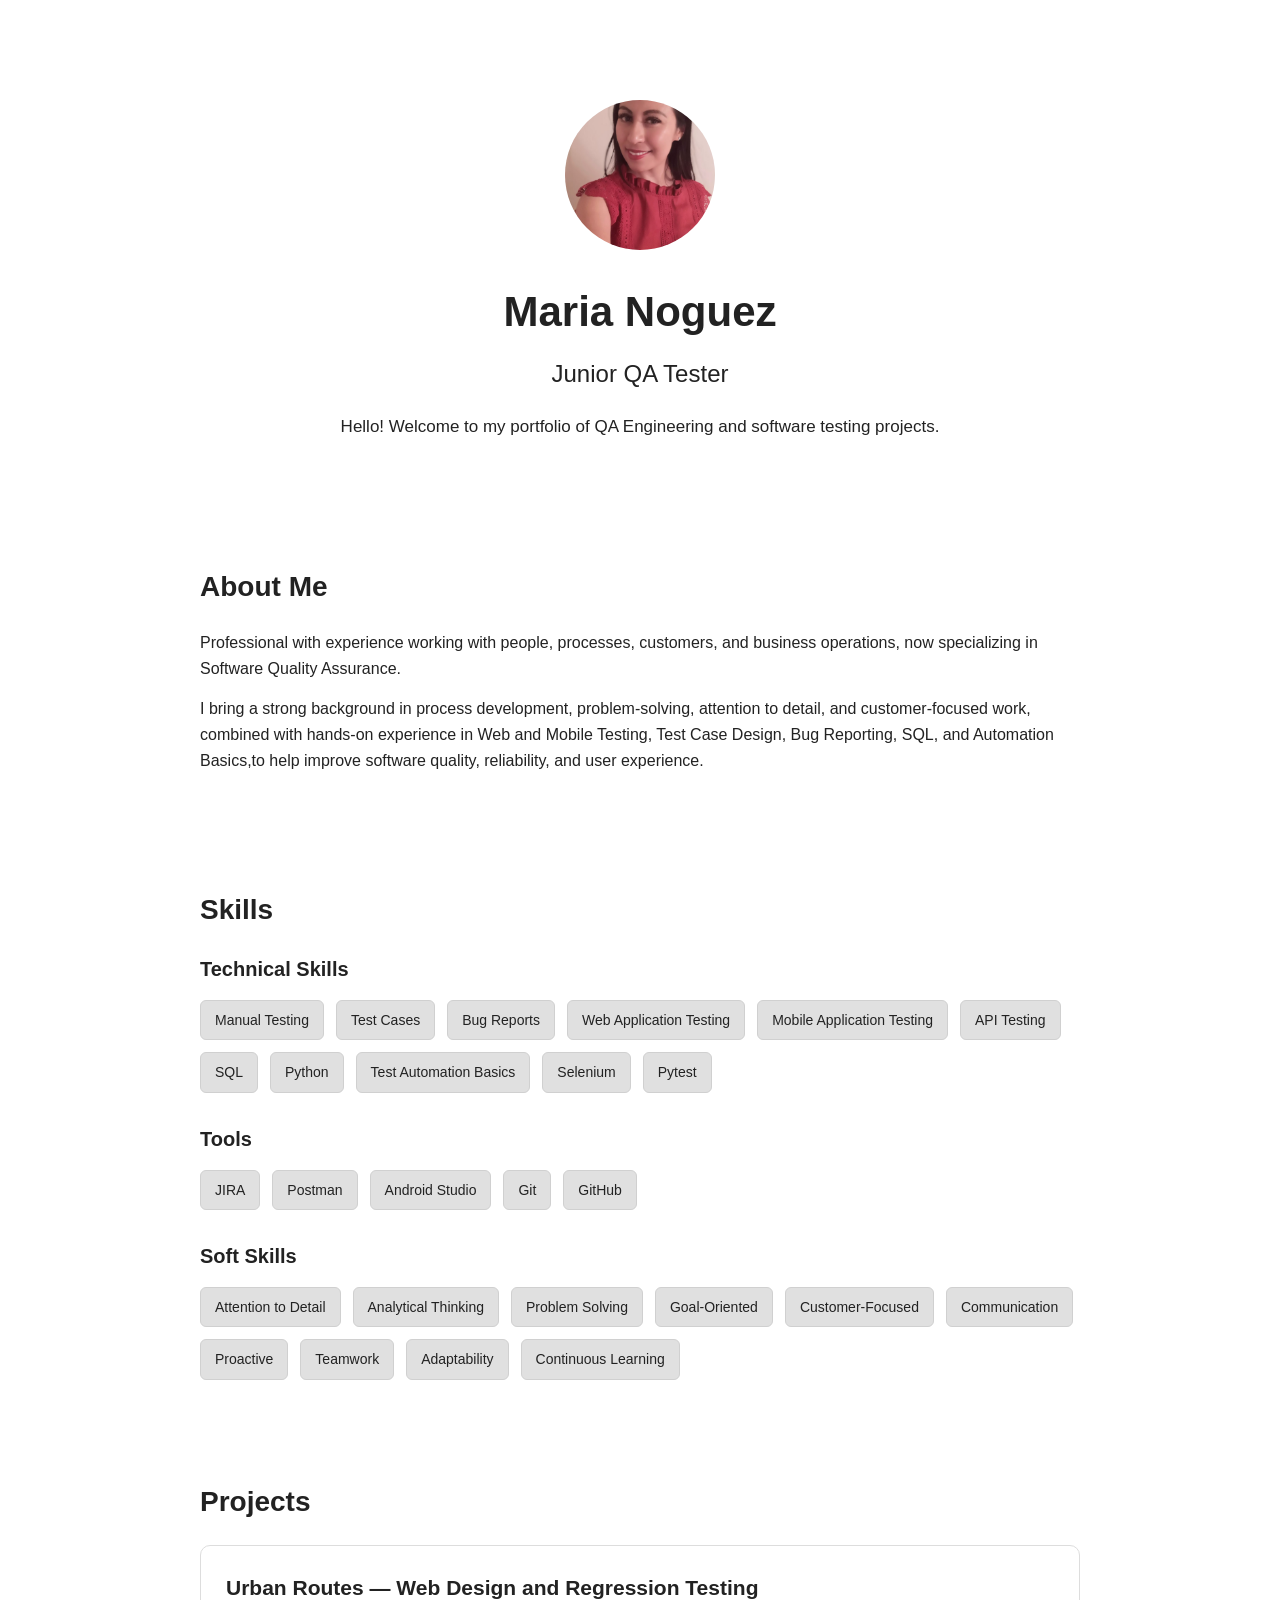
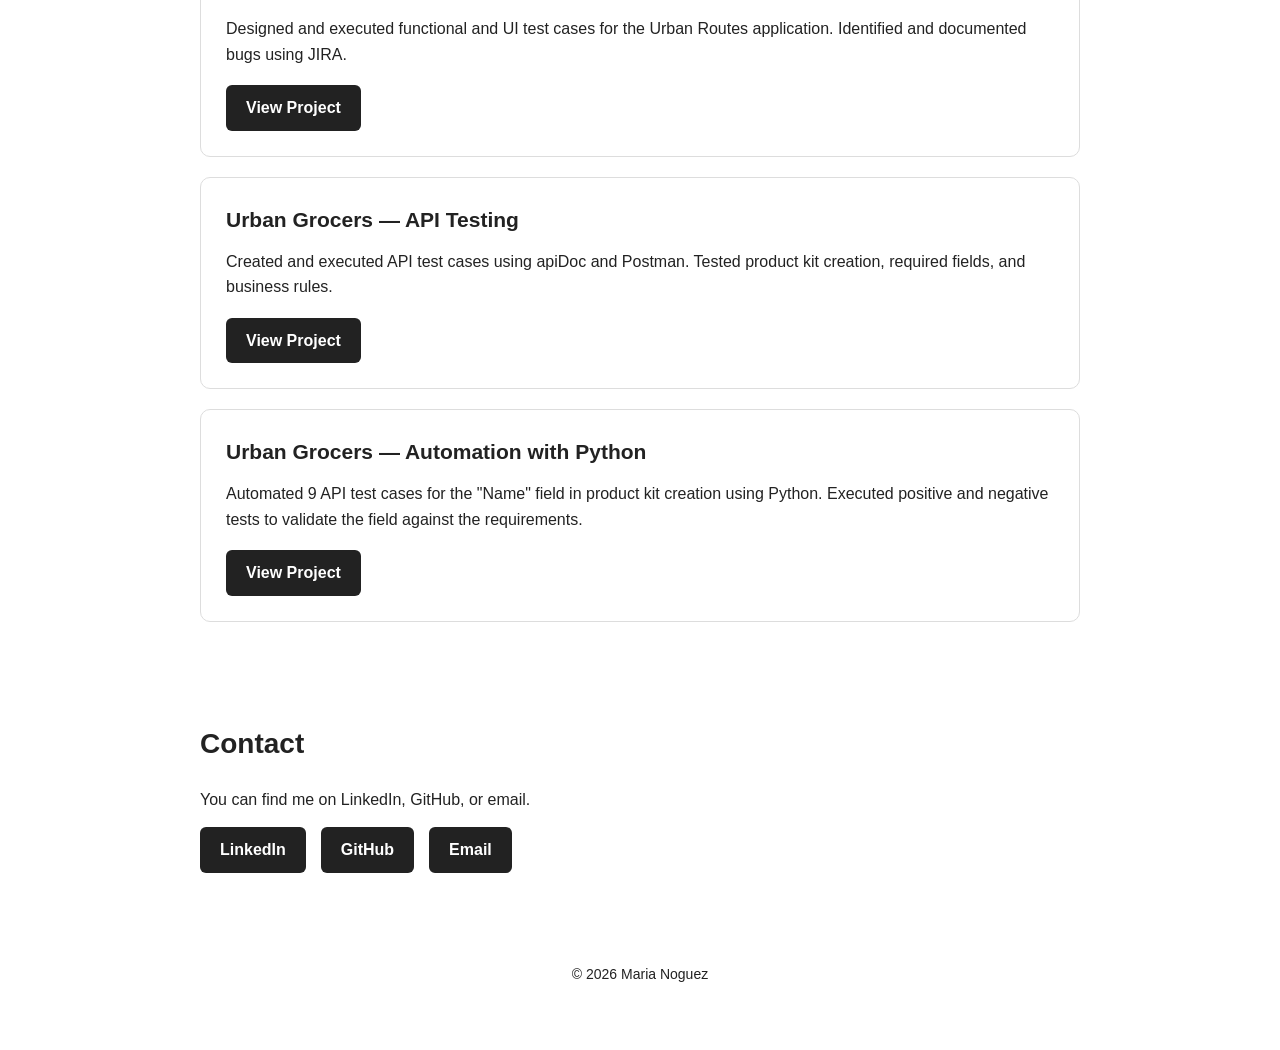
<file: index.html>
<!DOCTYPE html>
<html lang="en">

<head>
    <meta charset="UTF-8">
    <meta name="viewport" content="width=device-width, initial-scale=1.0">
    <title>Maria Noguez | QA Tester</title>
    <link rel="stylesheet" href="style.css">
</head>

<body>

    <div class="container">

        <header class="centered-header">
    <img src="PROFILE.JPG.jpeg" alt="Maria Noguez" class="profile-photo">

    <h1>Maria Noguez</h1>

    <h2>Junior QA Tester</h2>

    <p>
        Hello! Welcome to my portfolio of QA Engineering
        and software testing projects.
    </p>
</header>

        <main>

            <!-- About Me -->
            <section class="section">
                <h2>About Me</h2>

                <p>
                    Professional with experience working with people,
                    processes, customers, and business operations, now
                    specializing in Software Quality Assurance.
                </p>

                <p>
                    I bring a strong background in process development,
                    problem-solving, attention to detail, and customer-focused 
                    work, combined with hands-on experience in Web and Mobile
                    Testing, Test Case Design, Bug Reporting, SQL, and Automation
                    Basics,to help improve software quality, reliability, and user experience.
                </p>
            </section>


<!-- Skills -->

<section class="section">

    <h2>Skills</h2>

    <div class="skill-category">

        <h3>Technical Skills</h3>

        <div class="skills">
            <span>Manual Testing</span>
            <span>Test Cases</span>
            <span>Bug Reports</span>
            <span>Web Application Testing</span>
            <span>Mobile Application Testing</span>
            <span>API Testing</span>
            <span>SQL</span>
            <span>Python</span>
            <span>Test Automation Basics</span>
            <span>Selenium</span>
            <span>Pytest</span>
        </div>

    </div>


    <div class="skill-category">

        <h3>Tools</h3>

        <div class="skills">
            <span>JIRA</span>
            <span>Postman</span>
            <span>Android Studio</span>
            <span>Git</span>
            <span>GitHub</span>
        </div>

    </div>


    <div class="skill-category">

        <h3>Soft Skills</h3>

        <div class="skills">
            <span>Attention to Detail</span>
            <span>Analytical Thinking</span>
            <span>Problem Solving</span>
            <span>Goal-Oriented</span>
            <span>Customer-Focused</span>
            <span>Communication</span>
            <span>Proactive</span>
            <span>Teamwork</span>
            <span>Adaptability</span>
            <span>Continuous Learning</span>
        </div>

    </div>
    
</section>


            <!-- Projects -->
            <section class="section">

                <h2>Projects</h2>


                <!-- Project 1 -->
<article class="project">
    <h3>Urban Routes — Web Design and Regression Testing</h3>

    <p>
        Designed and executed functional and UI test cases
        for the Urban Routes application. Identified and
        documented bugs using JIRA.
    </p>

    <a href="project-1.html">
        View Project
    </a>
</article>


                <!-- Project 2 -->
                <article class="project">

                    <h3>Urban Grocers — API Testing</h3>

                    <p>
                        Created and executed API test cases using apiDoc
                        and Postman. Tested product kit creation,
                        required fields, and business rules.
                    </p>

                    <a href="project-2.html">
                      View Project
                     </a>

                </article>


                <!-- Project 3 -->
               <article class="project">

    <h3>Urban Grocers — Automation with Python</h3>

    <p>
        Automated 9 API test cases for the "Name" field in product kit
        creation using Python. Executed positive and negative tests
        to validate the field against the requirements.
    </p>

    <a href="project-3.html">
        View Project
    </a>

</article>

            </section>


            <!-- Contact -->
            <section class="section">

                <h2>Contact</h2>

               <p>
        You can find me on LinkedIn, GitHub, or email.
    </p>

    <div class="contact-buttons">

        <a href="https://www.linkedin.com/in/maria-noguez-b1398440a/" target="_blank">
            LinkedIn
        </a>

        <a href="https://github.com/mariaestra33" target="_blank">
            GitHub
        </a>

        <a href="noguez.maria33@gmail.com" target="_blank">
            Email
        </a>

    </div>
</section>

        </main>

        <footer>
            <p>
                © 2026 Maria Noguez
            </p>
        </footer>

    </div>

</body>

</html>
</file>
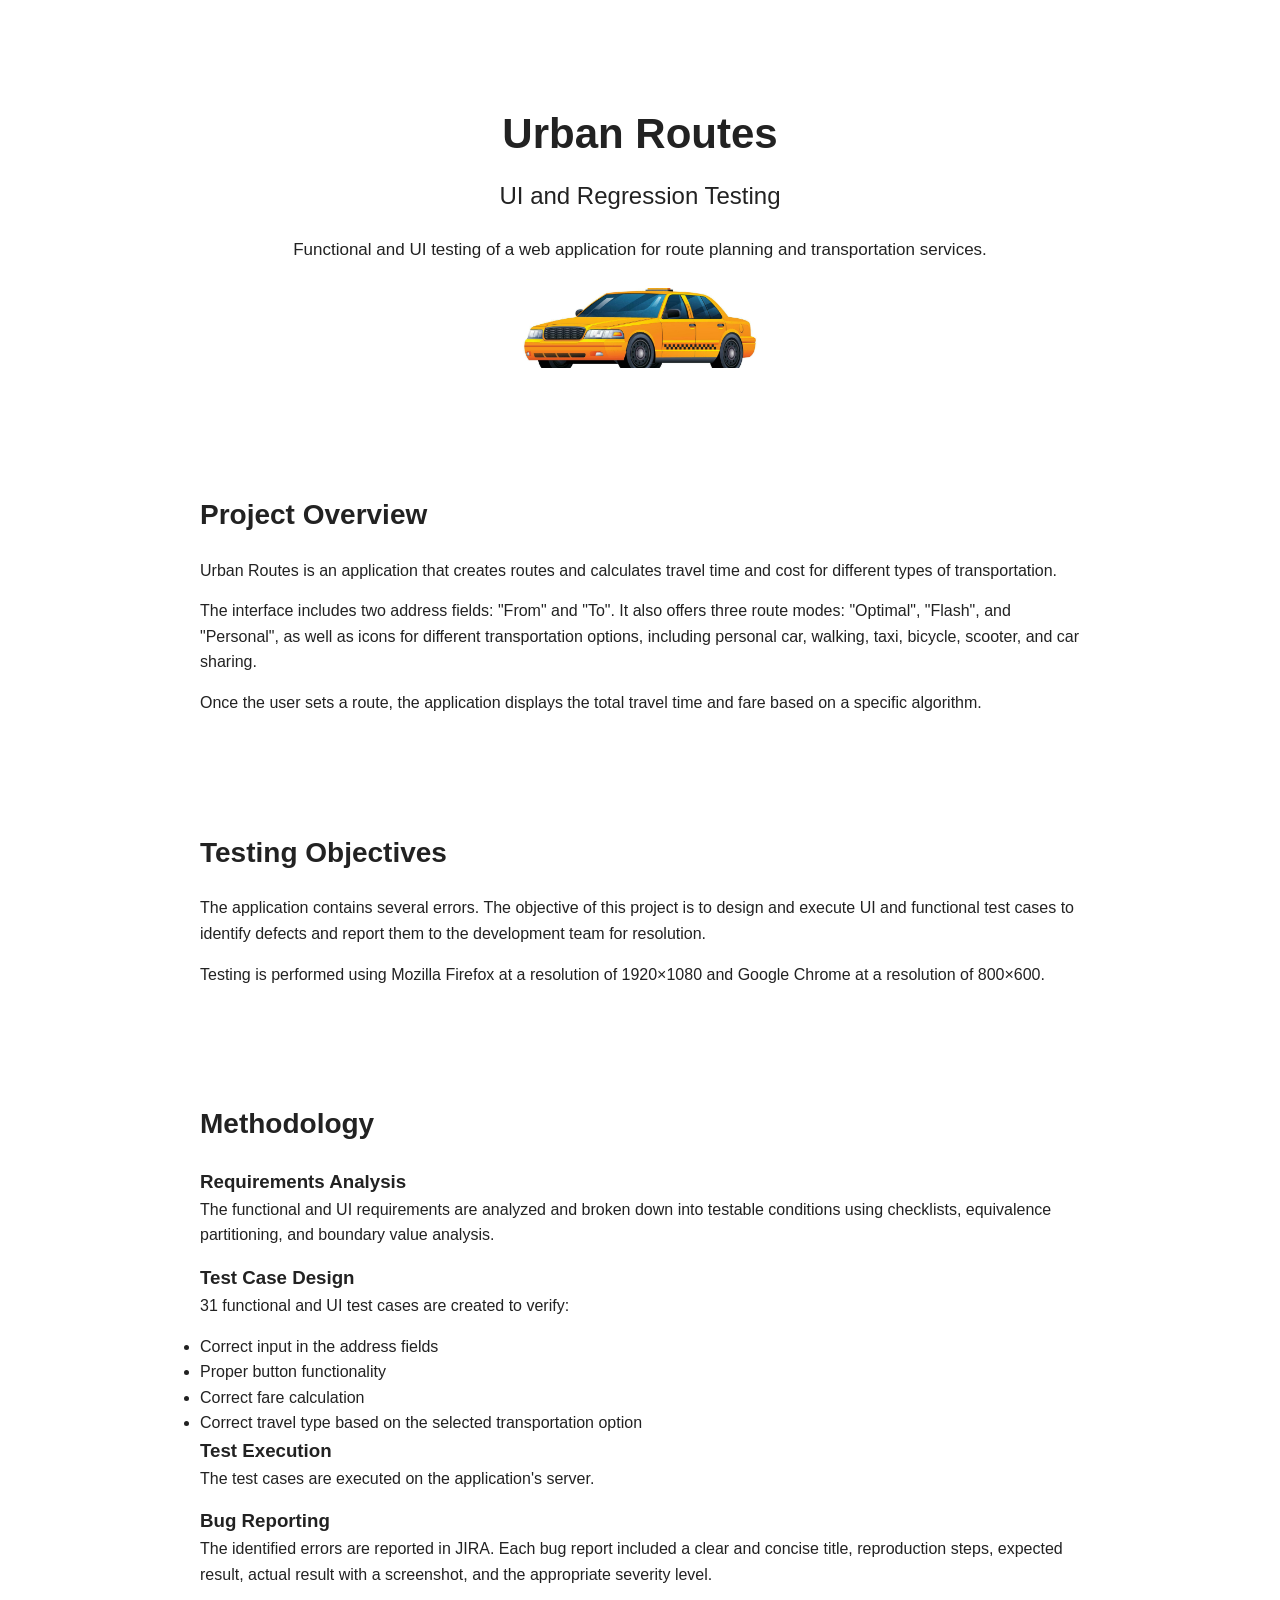
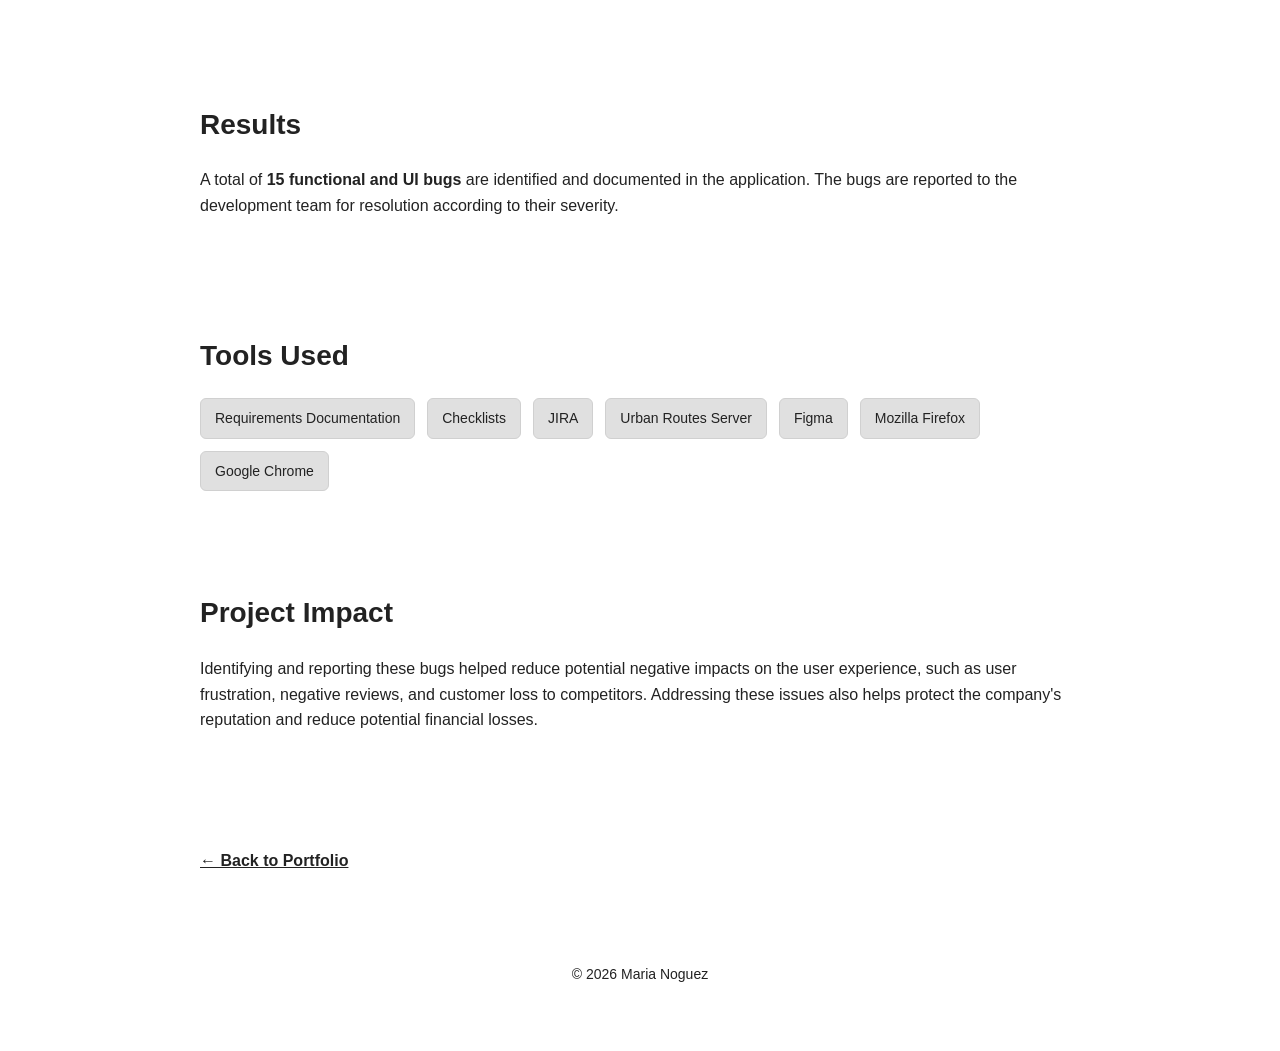
<file: project-1.html>
<!DOCTYPE html>
<html lang="en">

<head>
    <meta charset="UTF-8">
    <meta name="viewport" content="width=device-width, initial-scale=1.0">

    <title>Urban Routes | Web Design and Regression Testing</title>

    <link rel="stylesheet" href="style.css">
</head>

<body>

    <div class="container">

        <header class="centered-header">
    <h1>Urban Routes</h1>

    <h2>UI and Regression Testing</h2>

    <p>
        Functional and UI testing of a web application
        for route planning and transportation services.
    </p>

    <img src="urban-routes-taxi.jpg"
         alt="Taxi used in the Urban Routes application"
         class="project-image">
</header>

        <main>

            <!-- Project Overview -->
            <section class="section">

                <h2>Project Overview</h2>

                <p>
                    Urban Routes is an application that creates routes
                    and calculates travel time and cost for different
                    types of transportation.
                </p>

                <p>
                    The interface includes two address fields:
                    "From" and "To". It also offers three route modes:
                    "Optimal", "Flash", and "Personal", as well as icons
                    for different transportation options, including
                    personal car, walking, taxi, bicycle, scooter,
                    and car sharing.
                </p>

                <p>
                    Once the user sets a route, the application displays
                    the total travel time and fare based on a specific
                    algorithm.
                </p>

            </section>


            <!-- Testing Objectives -->
            <section class="section">

                <h2>Testing Objectives</h2>

                <p>
                    The application contains several errors.
                    The objective of this project is to design and
                    execute UI and functional test cases to identify
                    defects and report them to the development team
                    for resolution.
                </p>

                <p>
                    Testing is performed using Mozilla Firefox at a
                    resolution of 1920×1080 and Google Chrome at a
                    resolution of 800×600.
                </p>

            </section>


            <!-- Methodology -->
            <section class="section">

                <h2>Methodology</h2>

                <h3>Requirements Analysis</h3>

                <p>
                    The functional and UI requirements are analyzed
                    and broken down into testable conditions using
                    checklists, equivalence partitioning, and
                    boundary value analysis.
                </p>


                <h3>Test Case Design</h3>

                <p>
                    31 functional and UI test cases are created
                    to verify:
                </p>

                <ul>
                    <li>Correct input in the address fields</li>
                    <li>Proper button functionality</li>
                    <li>Correct fare calculation</li>
                    <li>
                        Correct travel type based on the selected
                        transportation option
                    </li>
                </ul>


                <h3>Test Execution</h3>

                <p>
                    The test cases are executed on the application's
                    server.
                </p>


                <h3>Bug Reporting</h3>

                <p>
                    The identified errors are reported in JIRA.
                    Each bug report included a clear and concise title,
                    reproduction steps, expected result, actual result with 
                    a screenshot, and the appropriate severity level.
                </p>

            </section>


            <!-- Results -->
            <section class="section">

                <h2>Results</h2>

                <p>
                    A total of <strong>15 functional and UI bugs</strong>
                    are identified and documented in the application.
                    The bugs are reported to the development team
                    for resolution according to their severity.
                </p>

            </section>


            <!-- Tools -->
            <section class="section">

                <h2>Tools Used</h2>

                <div class="skills">

                    <span>Requirements Documentation</span>
                    <span>Checklists</span>
                    <span>JIRA</span>
                    <span>Urban Routes Server</span>
                    <span>Figma</span>
                    <span>Mozilla Firefox</span>
                    <span>Google Chrome</span>

                </div>

            </section>


            <!-- Project Impact -->
            <section class="section">

                <h2>Project Impact</h2>

                <p>
                    Identifying and reporting these bugs helped
                    reduce potential negative impacts on the user
                    experience, such as user frustration, negative
                    reviews, and customer loss to competitors.
                    Addressing these issues also helps protect the
                    company's reputation and reduce potential
                    financial losses.
                </p>

            </section>


            <!-- Back to Portfolio -->
            <section class="section">

                <a href="index.html" class="back-button">
                    ← Back to Portfolio
                </a>

            </section>

        </main>

        <footer>
            <p>
                © 2026 Maria Noguez
            </p>
        </footer>

    </div>

</body>

</html>
</file>
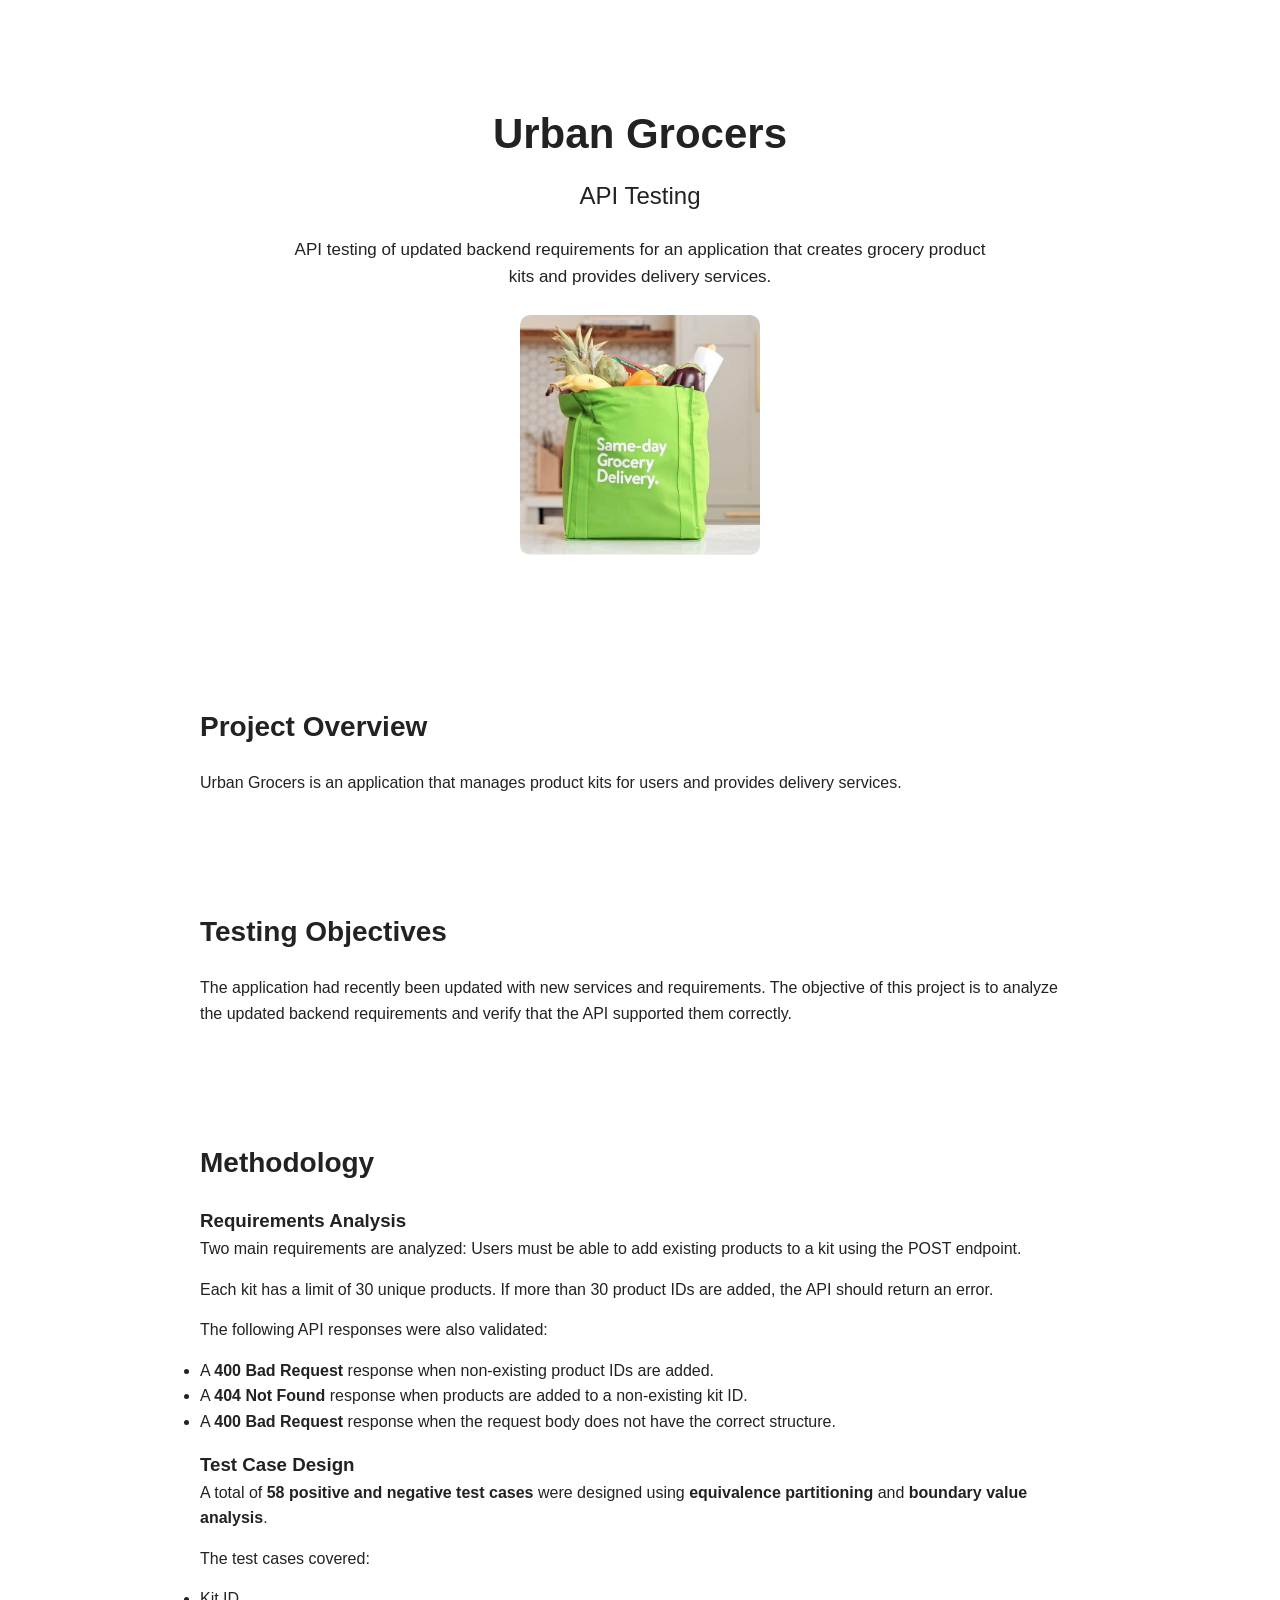
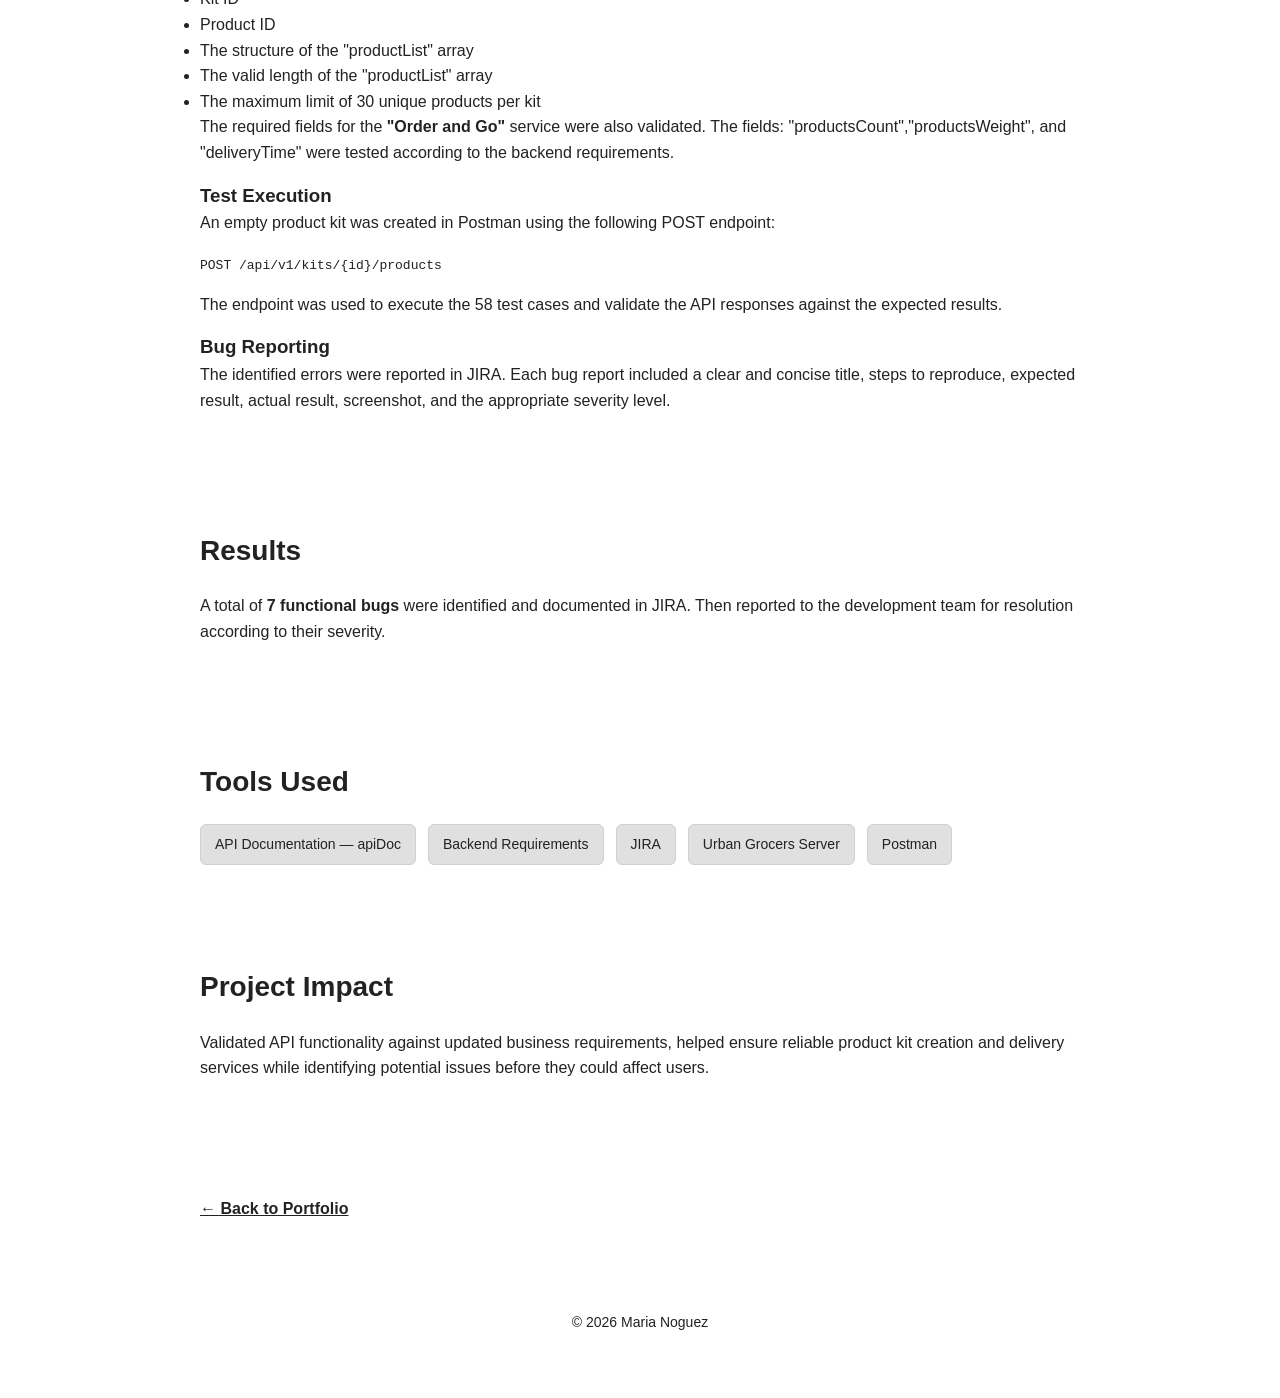
<file: project-2.html>
<!DOCTYPE html>
<html lang="en">

<head>
    <meta charset="UTF-8">
    <meta name="viewport" content="width=device-width, initial-scale=1.0">

    <title>Urban Grocers | API Testing</title>

    <link rel="stylesheet" href="style.css">
</head>

<body>

    <div class="container">

        <header class="centered-header">
    <h1>Urban Grocers</h1>

    <h2>API Testing</h2>

    <p>
        API testing of updated backend requirements for an application 
        that creates grocery product kits and provides delivery services.
    </p>

    <img src="urban-grocers-kit.jpeg"
         alt="grocery kitd in the Urban Grocers application"
         class="api-image">
</header>

        <main>

            <!-- Project Overview -->
            <section class="section">

                <h2>Project Overview</h2>

                <p>
                    Urban Grocers is an application that manages product
                    kits for users and provides delivery services.
                </p>

            </section>


            <!-- Testing Objectives -->
            <section class="section">

                <h2>Testing Objectives</h2>

                <p>
                    The application had recently been updated with new
                    services and requirements. The objective of this project 
                    is to analyze the updated backend requirements
                    and verify that the API supported them correctly.

                <p>

            </section>


            <!-- Methodology -->
            <section class="section">

                <h2>Methodology</h2>

                <h3>Requirements Analysis</h3>

                <p>
                    Two main requirements are analyzed:
                     Users must be able to add existing products to a kit using the POST endpoint.
                    
      <p>
    Each kit has a limit of 30 unique products. If more than 30 product IDs
    are added, the API should return an error.
</p>

<p>
    The following API responses were also validated:
</p>

<ul>
    <li>
        A <strong>400 Bad Request</strong> response when non-existing product IDs are added.
    </li>
    <li>
        A <strong>404 Not Found</strong> response when products are added to a non-existing kit ID.
    </li>
    <li>
        A <strong>400 Bad Request</strong> response when the request body does not have the correct structure.
    </li>
</ul>
                </p>


                <h3>Test Case Design</h3>

                <p>
    A total of <strong>58 positive and negative test cases</strong>
    were designed using <strong>equivalence partitioning</strong>
    and <strong>boundary value analysis</strong>.
</p>

<p>The test cases covered:</p>

<ul>
    <li>Kit ID</li>
    <li>Product ID</li>
    <li>The structure of the "productList" array</li>
    <li>The valid length of the "productList" array</li>
    <li>The maximum limit of 30 unique products per kit</li>
</ul>

<p>
    The required fields for the <strong>"Order and Go"</strong> service
    were also validated. The fields: "productsCount","productsWeight", and
    "deliveryTime" were tested according to the backend
    requirements.
</p>

                <h3>Test Execution</h3>

                <p>
    An empty product kit was created in Postman using the following
    POST endpoint:
</p>

<p>
    <code>POST /api/v1/kits/{id}/products</code>
</p>

<p>
    The endpoint was used to execute the 58 test cases and validate
    the API responses against the expected results.
</p>

    <h3>Bug Reporting</h3>

<p>
    The identified errors were reported in JIRA. Each bug report included
    a clear and concise title, steps to reproduce, expected result, actual
    result, screenshot, and the appropriate severity level.
</p>

            </section>


            <!-- Results -->
            <section class="section">

                <h2>Results</h2>

                <p>
                    A total of <strong>7 functional bugs</strong>
                    were identified and documented in JIRA. Then
                     reported to the development team
                    for resolution according to their severity.
                </p>

            </section>


            <!-- Tools -->
            <section class="section">

                <h2>Tools Used</h2>

                <div class="skills">

                    <span>API Documentation — apiDoc</span>
                    <span>Backend Requirements</span>
                    <span>JIRA</span>
                    <span>Urban Grocers Server</span>
                    <span>Postman</span>

                </div>

            </section>


            <!-- Project Impact -->
            <section class="section">

                <h2>Project Impact</h2>

                <p>
                    Validated API functionality against updated business requirements,
                    helped ensure reliable product kit creation and delivery services
                    while identifying potential issues before they could affect users.
                    
                </p>

            </section>


            <!-- Back to Portfolio -->
            <section class="section">

                <a href="index.html" class="back-button">
                    ← Back to Portfolio
                </a>

            </section>

        </main>

        <footer>
            <p>
                © 2026 Maria Noguez
            </p>
        </footer>

    </div>

</body>

</html>
</file>
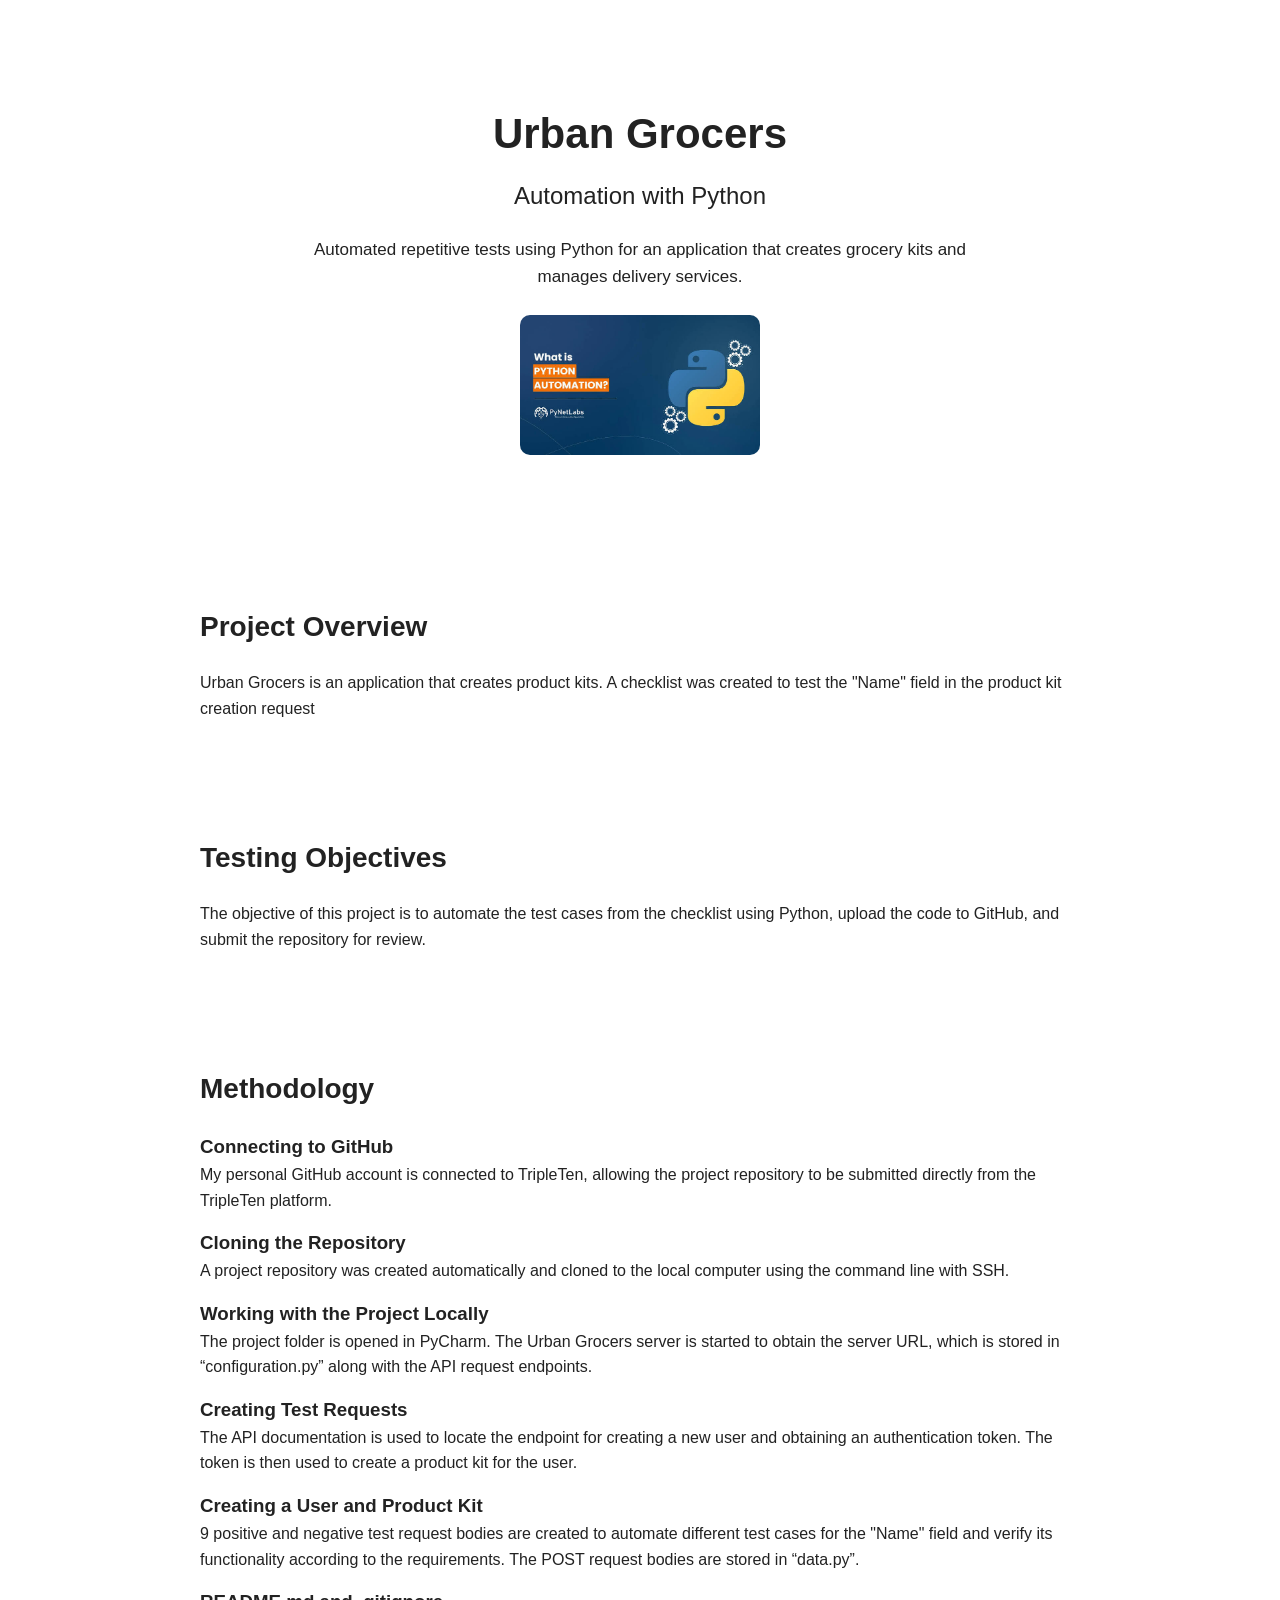
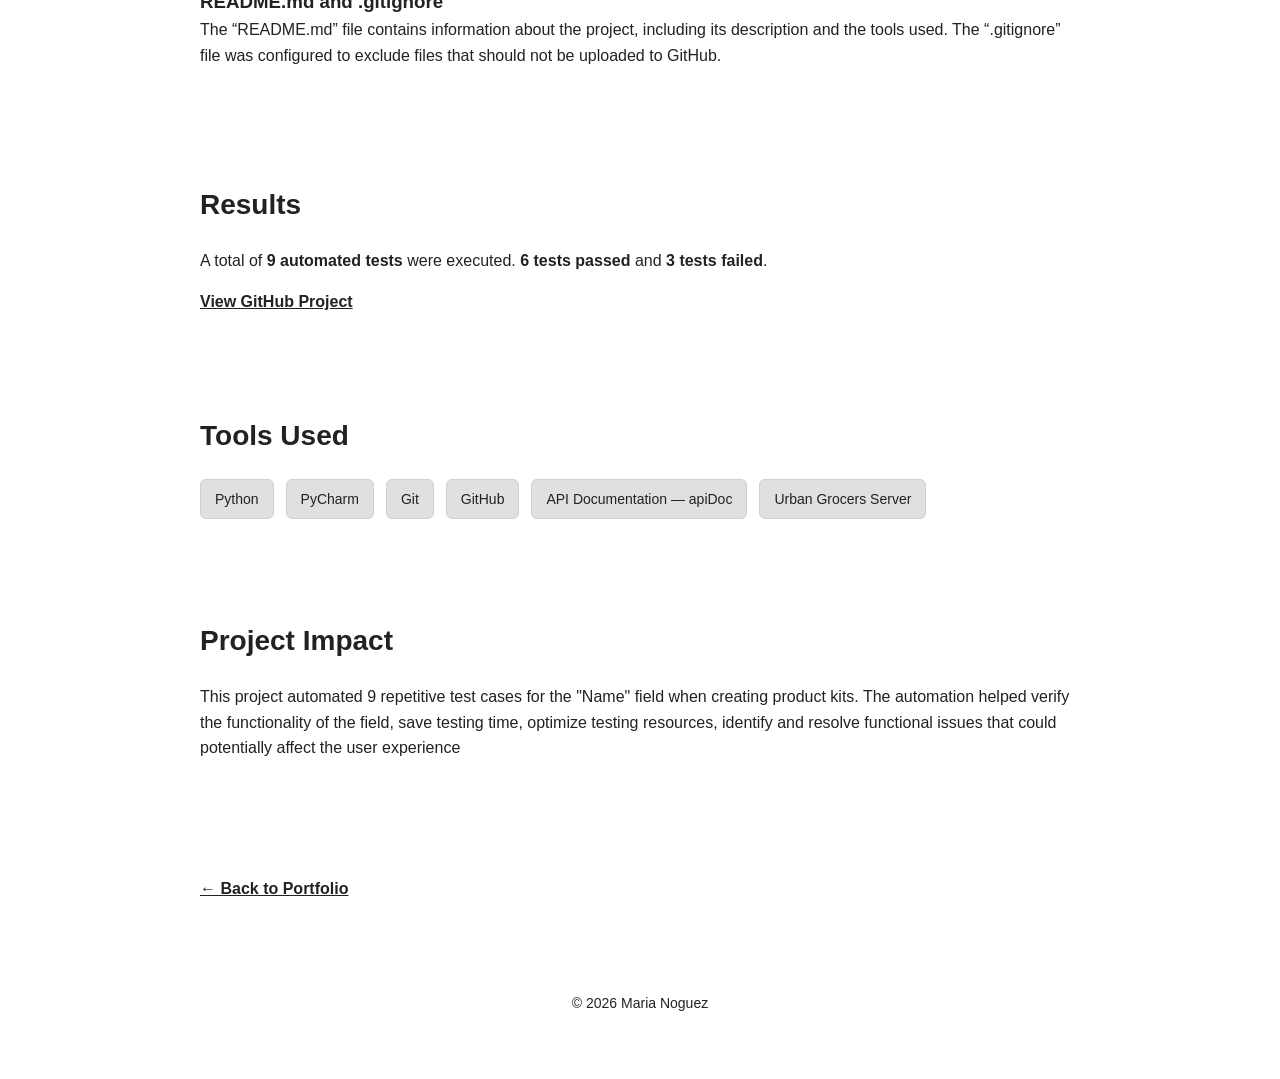
<file: project-3.html>
<!DOCTYPE html>
<html lang="en">

<head>
    <meta charset="UTF-8">
    <meta name="viewport" content="width=device-width, initial-scale=1.0">

    <title>Urban Grocers | Automation with Python</title>

    <link rel="stylesheet" href="style.css">
</head>

<body>

    <div class="container">

        <header class="centered-header">
    <h1>Urban Grocers</h1>

    <h2>Automation with Python</h2>

    <p>
        Automated repetitive tests using Python for an application
        that creates grocery kits and manages delivery services.
        
    </p>

    <img src="python-automation.jpg"
         alt="Urban Grocers Automation"
         class="python-image">
</header>

        <main>

            <!-- Project Overview -->
            <section class="section">

                <h2>Project Overview</h2>

                <p>
               Urban Grocers is an application that creates product kits. 
               A checklist was created to test the "Name" field in the product kit creation request
                </p>
              

            </section>


            <!-- Testing Objectives -->
            <section class="section">

                <h2>Testing Objectives</h2>

                <p>
                 The objective of this project is to automate the test cases from
                  the checklist using Python, upload the code to GitHub, and submit the repository for review.

                </p>

            </section>


            <!-- Methodology -->
            <section class="section">

                <h2>Methodology</h2>

                <h3>Connecting to GitHub</h3>

                <p>
                My personal GitHub account is connected to TripleTen, 
                allowing the project repository to be submitted directly from the TripleTen platform.
                </p>


                <h3>Cloning the Repository</h3>

                <p>
                A project repository was created automatically and cloned
                to the local computer using the command line with SSH.
                </p>


                <h3>Working with the Project Locally</h3>

                <p>
                The project folder is opened in PyCharm. The Urban Grocers server is
                started to obtain the server URL, which is stored in “configuration.py”
                along with the API request endpoints.

                </p>


                <h3>Creating Test Requests</h3>

                <p>
                The API documentation is used to locate the endpoint for creating a new
                user and obtaining an authentication token. The token is then used to create a product kit for the user.
                </p>

              
                <h3>Creating a User and Product Kit</h3>

                <p>
                9 positive and negative test request bodies are created to automate different
                test cases for the "Name" field and verify its functionality according to the requirements. 
                  The POST request bodies are stored in “data.py”.
                </p>

                <h3>README.md and .gitignore</h3>

                <p>
                The “README.md” file contains information about the project, including its description and the
                tools used. The “.gitignore” file was configured to exclude files that should not be uploaded to GitHub.
                </p>


            </section>


            <!-- Results -->
            <section class="section">

    <h2>Results</h2>

    <p>
        A total of <strong>9 automated tests</strong> were executed.
        <strong>6 tests passed</strong> and
        <strong>3 tests failed</strong>.
    </p>

    <a href="https://github.com/mariaestra33/qa-project-Urban-Grocers-app-es"
       class="github-button"
       target="_blank">
        View GitHub Project
    </a>

</section>


            <!-- Tools -->
            <section class="section">

                <h2>Tools Used</h2>

                <div class="skills">

                    <span>Python</span>
                    <span>PyCharm</span>
                    <span>Git</span>
                    <span>GitHub</span>
                    <span>API Documentation — apiDoc</span>
                    <span>Urban Grocers Server</span>
                  
                </div>

            </section>


            <!-- Project Impact -->
            <section class="section">

                <h2>Project Impact</h2>

                <p>
            This project automated 9 repetitive test cases for the "Name" field when
            creating product kits. The automation helped verify the functionality of the field,
            save testing time, optimize testing resources, identify and resolve functional issues
            that could potentially affect the user experience
                </p>

            </section>


            <!-- Back to Portfolio -->
            <section class="section">

                <a href="index.html" class="back-button">
                    ← Back to Portfolio
                </a>

            </section>

        </main>

        <footer>
            <p>
                © 2026 Maria Noguez
            </p>
        </footer>

    </div>

</body>

</html>
</file>
<file: style.css>
* {
    margin: 0;
    padding: 0;
    box-sizing: border-box;
}

body {
    font-family: Arial, sans-serif;
    background-color: #red;
    color: #222;
    line-height: 1.6;
}

.container {
    max-width: 1000px;
    margin: 0 auto;
    padding: 40px 25px;
}

/* Header */

header {
    text-align: left;
    padding: 60px 20px;
    background-color: #ffffff;
    border-radius: 12px;
    margin-bottom: 30px;
}

header h1 {
    font-size: 42px;
    margin-bottom: 10px;
}

header h2 {
    font-size: 24px;
    font-weight: normal;
    margin-bottom: 20px;
}

header p {
    max-width: 700px;
    margin: 0 auto;
    font-size: 17px;
}


/* Sections */

.section {
    background-color: #ffffff;
    padding: 35px;
    margin-bottom: 30px;
    border-radius: 12px;
}

.section h2 {
    font-size: 28px;
    margin-bottom: 20px;
}


/* About Me */

.section p {
    margin-bottom: 15px;
}


/* Skills */

.skill-category {
    margin-bottom: 30px;
}

.skill-category:last-child {
    margin-bottom: 0;
}

.skill-category h3 {
    font-size: 20px;
    margin-bottom: 15px;
}

.skills {
    display: flex;
    flex-wrap: wrap;
    gap: 12px;
}

.skills span {
    background-color: #e0e0e0;
    color: #222;
    padding: 8px 14px;
    border-radius: 6px;
    font-size: 14px;
    border: 1px solid #d0d0d0;
    white-space: nowrap;
}


/* Projects */

.project {
    border: 1px solid #ddd;
    border-radius: 10px;
    padding: 25px;
    margin-bottom: 20px;
}

.project:last-child {
    margin-bottom: 0;
}

.project h3 {
    font-size: 21px;
    margin-bottom: 12px;
}

.project p {
    margin-bottom: 18px;
}

.project a {
    display: inline-block;
    text-decoration: none;
    background-color: #222222;
    color: #ffffff !important;
    padding: 10px 20px;
    border-radius: 6px;
    font-weight: bold;
}

.project a:hover {
    opacity: 0.8;
}


/* Contact */

.section a {
    color: #222;
    font-weight: bold;
}


/* Footer */

footer {
    text-align: center;
    padding: 25px;
    font-size: 14px;
}
/* Profile photo */

.profile-photo {
    width: 150px;
    height: 150px;
    border-radius: 50%;
    object-fit: cover;
    margin-bottom: 20px;
}

.contact-buttons {
    display: flex;
    gap: 15px;
    flex-wrap: wrap;
}

.contact-buttons a {
    display: inline-block;
    text-decoration: none;
    background-color: #222;
    color: #ffffff;
    padding: 10px 20px;
    border-radius: 6px;
    font-weight: bold;
}

.contact-buttons a:hover {
    opacity: 0.8;
}

.project-image {
    display: block;
    width: 260px;
    height: 80px;
    object-fit: cover;
    margin: 25px auto 0;
    border-radius: 10px;
}

.api-image {
    display: block;
    width: 240px;
    max-width: 140%;
    height: auto;
    margin: 25px auto;
    border-radius: 10px;
}
.python-image {
    display: block;
    width: 240px;
    max-width: 140%;
    height: auto;
    margin: 25px auto;
    border-radius: 10px;
}


/* Centered Header */
.centered-header {
    text-align: center;
}
</file>
